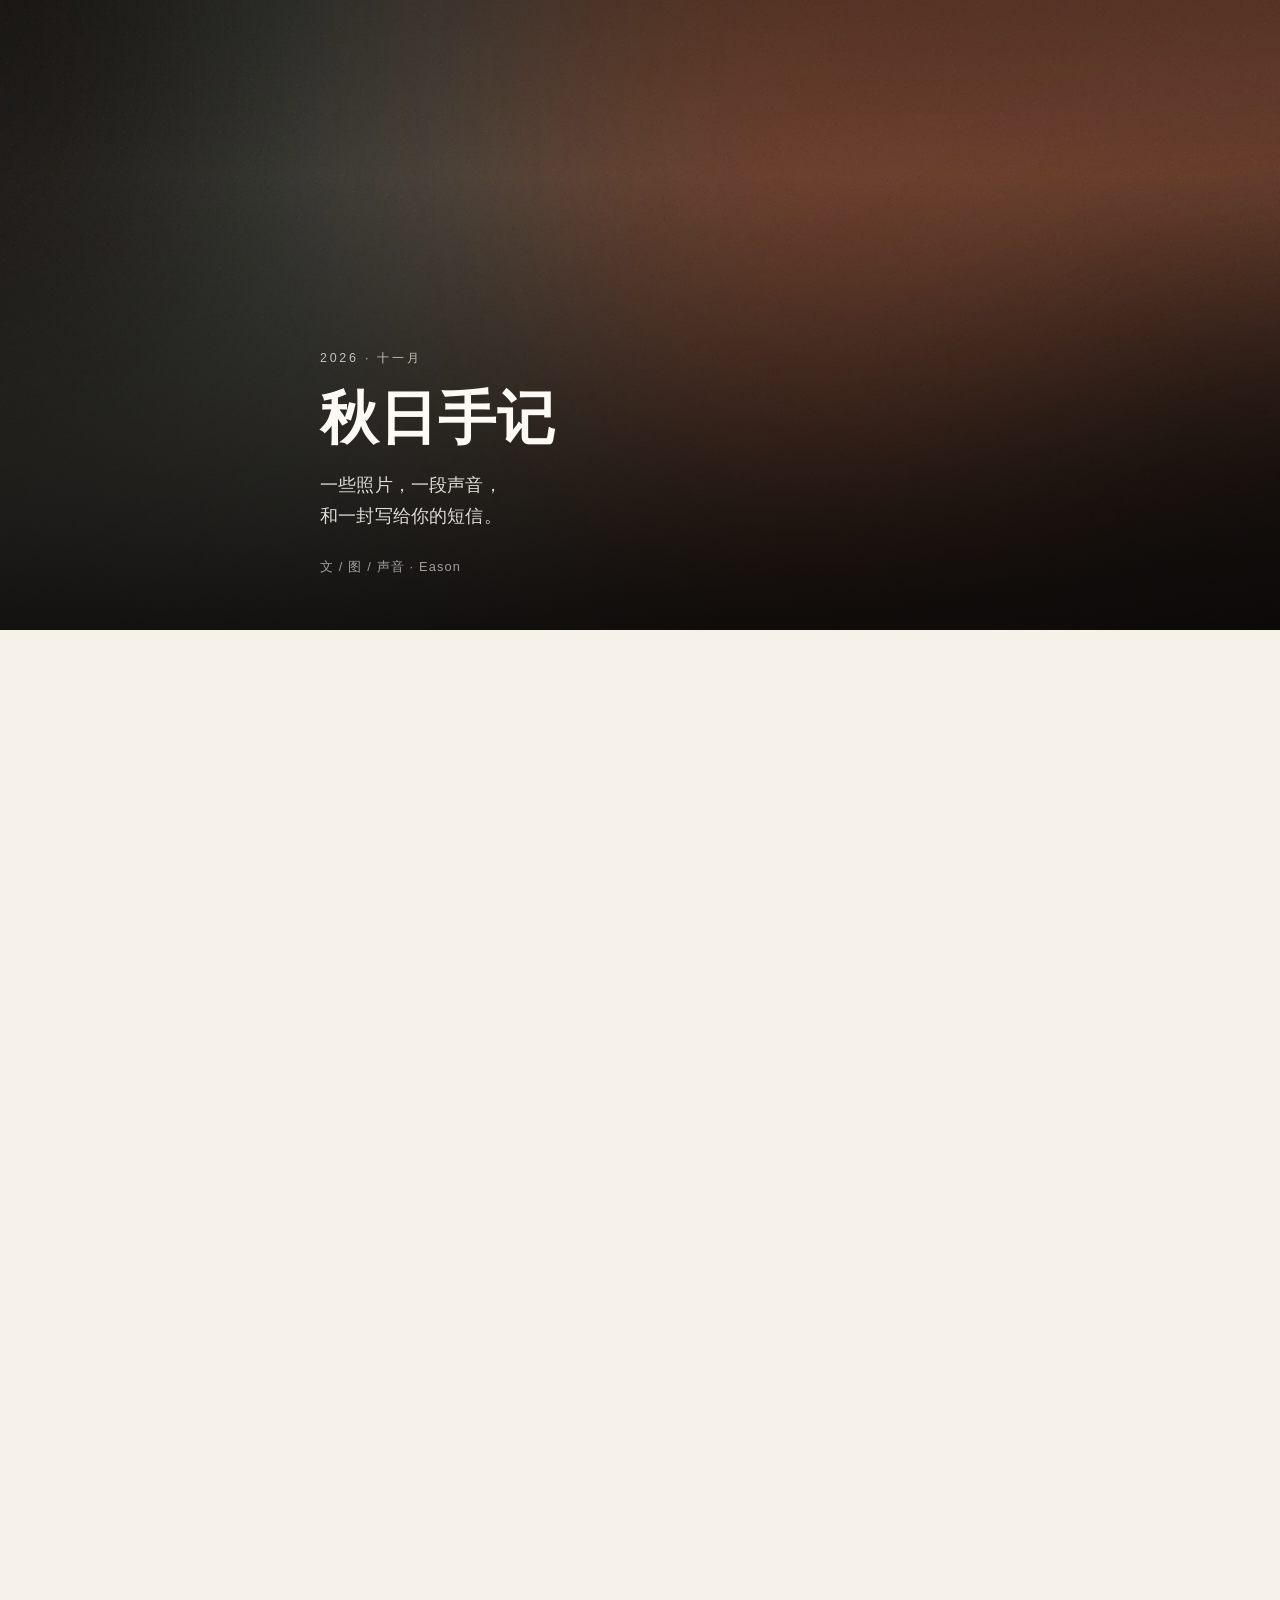
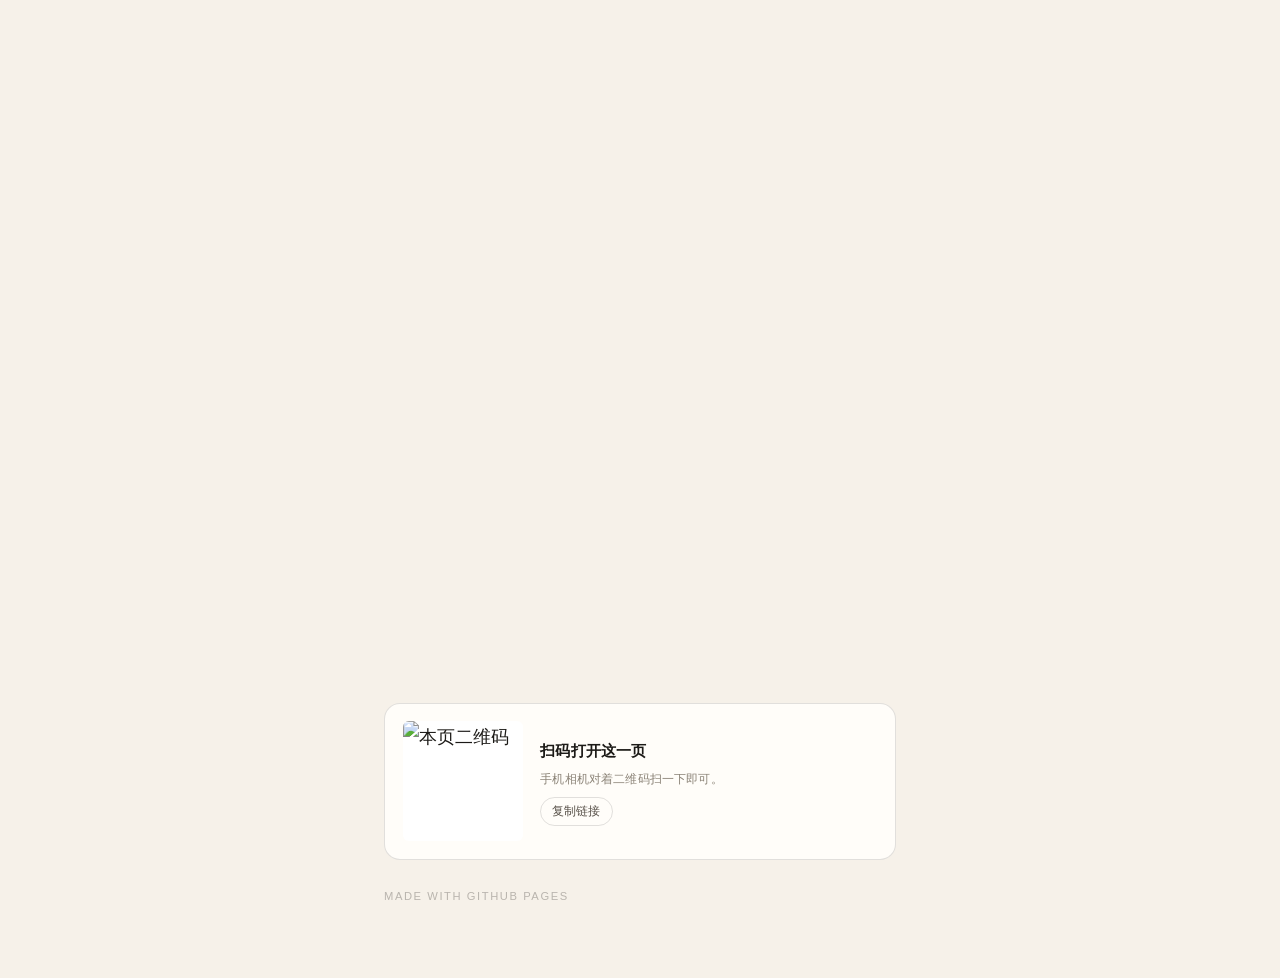
<file: index.html>
<!doctype html>
<html lang="zh-CN">
<head>
<meta charset="utf-8">
<meta name="viewport" content="width=device-width, initial-scale=1, viewport-fit=cover">
<title>加载中…</title>
<meta name="theme-color" content="#f6f1e9">
<meta name="description" content="">
<meta property="og:type" content="website">
<meta property="og:title" content="">
<meta property="og:description" content="">
<meta property="og:image" content="assets/cover.jpg">
<meta name="twitter:card" content="summary_large_image">
<link rel="stylesheet" href="css/style.css">
</head>
<body>

<div class="progress" aria-hidden="true"><i id="progressBar"></i></div>

<article id="app">
  <header class="hero" id="hero">
    <div class="hero__scrim" aria-hidden="true"></div>
    <div class="hero__inner">
      <p class="hero__kicker" id="heroKicker"></p>
      <h1 class="hero__title" id="heroTitle"></h1>
      <p class="hero__sub" id="heroSub"></p>
      <p class="hero__meta" id="heroMeta"></p>
    </div>
  </header>

  <main class="prose" id="content"></main>

  <footer class="footer">
    <div class="qrbox" id="qrbox" hidden>
      <img id="qrImg" alt="本页二维码" width="132" height="132" loading="lazy">
      <div class="qrbox__text">
        <strong>扫码打开这一页</strong>
        <span id="qrNote">手机相机对着二维码扫一下即可。</span>
        <button class="copybtn" id="copyBtn" type="button">复制链接</button>
      </div>
    </div>
    <p class="footer__note" id="footerNote"></p>
    <p class="footer__sig">Made with GitHub Pages</p>
  </footer>
</article>

<div class="lightbox" id="lightbox" hidden>
  <button class="lightbox__close" id="lbClose" type="button" aria-label="关闭">×</button>
  <img id="lbImg" alt="">
  <p id="lbCap"></p>
</div>

<div class="toast" id="toast" hidden></div>

<script src="content.js"></script>
<script src="js/render.js"></script>
</body>
</html>
</file>
<file: css/style.css>
/* ==========================================================================
   秋日手记 —— 静态图文音频页样式
   改颜色改这里最上面的变量就够了
   ========================================================================== */

:root {
  --paper: #f6f1e9;
  --paper-raise: #fffdf9;
  --ink: #1c1a17;
  --ink-soft: #585149;
  --ink-faint: #8b8377;
  --line: rgba(28, 26, 23, 0.13);
  --accent: #b4472a;
  --serif: "Songti SC", "Noto Serif CJK SC", "Source Han Serif SC", "SimSun", Georgia, serif;
  --sans: -apple-system, BlinkMacSystemFont, "PingFang SC", "Hiragino Sans GB",
          "Microsoft YaHei", "Segoe UI", Roboto, sans-serif;
  --ease: cubic-bezier(0.22, 0.61, 0.36, 1);
}

* { box-sizing: border-box; }

html {
  -webkit-text-size-adjust: 100%;
  scroll-behavior: smooth;
}

body {
  margin: 0;
  background: var(--paper);
  color: var(--ink);
  font-family: var(--sans);
  font-size: 17px;
  line-height: 1.85;
  letter-spacing: 0.01em;
  -webkit-font-smoothing: antialiased;
  overflow-x: hidden;
}

img { display: block; max-width: 100%; }
a { color: var(--accent); text-decoration-thickness: 1px; text-underline-offset: 3px; }

/* ---------- 顶部阅读进度 ---------- */
.progress {
  position: fixed;
  inset: 0 0 auto 0;
  height: 2px;
  z-index: 60;
  background: transparent;
  pointer-events: none;
}
.progress i {
  display: block;
  height: 100%;
  width: 100%;
  transform: scaleX(0);
  transform-origin: 0 50%;
  background: var(--accent);
  will-change: transform;
}

/* ---------- 首屏 ---------- */
.hero {
  position: relative;
  isolation: isolate;
  overflow: hidden;
  min-height: 78vh;
  min-height: 78svh;
  display: flex;
  align-items: flex-end;
  background: #2a2320 center / cover no-repeat;
}
.hero__scrim {
  position: absolute;
  inset: 0;
  z-index: -1;
  background:
    linear-gradient(to top, rgba(10, 8, 7, 0.86) 0%, rgba(10, 8, 7, 0.42) 42%, rgba(10, 8, 7, 0.08) 72%, rgba(10, 8, 7, 0.28) 100%);
}
.hero__inner {
  width: 100%;
  max-width: 44rem;
  margin: 0 auto;
  padding: 0 1.35rem calc(2.6rem + env(safe-area-inset-bottom));
  color: #fdfaf5;
}
.hero__kicker {
  margin: 0 0 0.9rem;
  font-size: 0.78rem;
  letter-spacing: 0.22em;
  text-transform: uppercase;
  color: rgba(253, 250, 245, 0.72);
}
.hero__title {
  margin: 0;
  font-family: var(--serif);
  font-size: clamp(2.1rem, 8.4vw, 3.4rem);
  font-weight: 600;
  line-height: 1.22;
  letter-spacing: 0.02em;
  text-wrap: balance;
}
.hero__sub {
  margin: 1rem 0 0;
  font-size: clamp(0.95rem, 3.7vw, 1.12rem);
  line-height: 1.7;
  color: rgba(253, 250, 245, 0.86);
  white-space: pre-line;
  max-width: 26em;
}
.hero__meta {
  margin: 1.5rem 0 0;
  font-size: 0.8rem;
  letter-spacing: 0.09em;
  color: rgba(253, 250, 245, 0.6);
}

/* ---------- 正文 ---------- */
.prose {
  max-width: 36rem;
  margin: 0 auto;
  padding: 3.2rem 1.35rem 1rem;
}
.prose > * + * { margin-top: 1.55rem; }

.prose p {
  margin: 0;
  color: var(--ink);
}
.prose p + p { margin-top: 1.15rem; }

.prose h2,
.prose h3 {
  font-family: var(--serif);
  font-weight: 600;
  letter-spacing: 0.02em;
  line-height: 1.4;
  margin: 3.1rem 0 0;
}
.prose h2 { font-size: 1.42rem; }
.prose h3 { font-size: 1.16rem; }
.prose h2::before,
.prose h3::before {
  content: "";
  display: block;
  width: 1.6rem;
  height: 2px;
  background: var(--accent);
  opacity: 0.55;
  margin-bottom: 0.85rem;
}

.prose strong { font-weight: 600; }

/* 引文 */
.block-quote {
  margin: 2.4rem 0;
  padding: 0.2rem 0 0.2rem 1.25rem;
  border-left: 2px solid var(--line);
  font-family: var(--serif);
  font-size: 1.1rem;
  line-height: 1.85;
  color: var(--ink-soft);
}
.block-quote cite {
  display: block;
  margin-top: 0.6rem;
  font-family: var(--sans);
  font-style: normal;
  font-size: 0.82rem;
  color: var(--ink-faint);
}

/* 单图 */
.block-figure { margin: 2.3rem 0; }
.block-figure img {
  width: 100%;
  height: auto;
  border-radius: 3px;
  background: rgba(0, 0, 0, 0.04);
  cursor: zoom-in;
}
.block-figure figcaption {
  margin-top: 0.7rem;
  font-size: 0.78rem;
  line-height: 1.6;
  color: var(--ink-faint);
  text-align: center;
  letter-spacing: 0.02em;
}

/* 图库 */
.block-gallery {
  display: grid;
  grid-template-columns: repeat(2, 1fr);
  gap: 0.45rem;
  margin: 2.3rem 0;
}
.block-gallery a {
  display: block;
  overflow: hidden;
  border-radius: 3px;
  background: rgba(0, 0, 0, 0.04);
  cursor: zoom-in;
}
.block-gallery img {
  width: 100%;
  height: 100%;
  aspect-ratio: 1 / 1;
  object-fit: cover;
  transition: transform 0.55s var(--ease), opacity 0.4s;
}
.block-gallery a:hover img { transform: scale(1.035); }
.block-gallery a:nth-child(odd):last-child {
  grid-column: 1 / -1;
}
.block-gallery a:nth-child(odd):last-child img { aspect-ratio: 16 / 9; }

/* 音频 */
.block-audio { margin: 2.3rem 0; display: grid; gap: 0.6rem; }
.audio-item {
  display: flex;
  align-items: center;
  gap: 0.85rem;
  padding: 0.85rem 1rem;
  border: 1px solid var(--line);
  border-radius: 14px;
  background: var(--paper-raise);
  transition: border-color 0.3s, box-shadow 0.3s;
}
.audio-item.is-playing {
  border-color: rgba(180, 71, 42, 0.4);
  box-shadow: 0 6px 22px -14px rgba(28, 26, 23, 0.55);
}
.audio-btn {
  flex: 0 0 auto;
  width: 2.6rem;
  height: 2.6rem;
  display: grid;
  place-items: center;
  border: 0;
  border-radius: 50%;
  background: var(--ink);
  color: var(--paper);
  cursor: pointer;
  transition: background 0.25s, transform 0.18s var(--ease);
  -webkit-tap-highlight-color: transparent;
}
.audio-btn:active { transform: scale(0.94); }
.audio-item.is-playing .audio-btn { background: var(--accent); }
.audio-btn svg { width: 15px; height: 15px; fill: currentColor; }

.audio-main { flex: 1 1 auto; min-width: 0; }
.audio-title {
  font-size: 0.95rem;
  line-height: 1.45;
  font-weight: 500;
  white-space: nowrap;
  overflow: hidden;
  text-overflow: ellipsis;
}
.audio-desc {
  margin-top: 0.15rem;
  font-size: 0.78rem;
  line-height: 1.5;
  color: var(--ink-faint);
}
.audio-bar {
  position: relative;
  margin-top: 0.55rem;
  height: 18px;
  display: flex;
  align-items: center;
  cursor: pointer;
  touch-action: none;
}
.audio-bar::before {
  content: "";
  position: absolute;
  inset: 50% 0 auto 0;
  height: 3px;
  margin-top: -1.5px;
  border-radius: 2px;
  background: rgba(28, 26, 23, 0.12);
}
.audio-fill {
  position: relative;
  height: 3px;
  width: 0;
  border-radius: 2px;
  background: var(--ink);
  transition: width 0.1s linear;
}
.audio-item.is-playing .audio-fill { background: var(--accent); }
.audio-fill::after {
  content: "";
  position: absolute;
  right: -4px;
  top: 50%;
  width: 8px;
  height: 8px;
  margin-top: -4px;
  border-radius: 50%;
  background: inherit;
  opacity: 0;
  transition: opacity 0.2s;
}
.audio-item.is-playing .audio-fill::after,
.audio-item.is-dragging .audio-fill::after { opacity: 1; }
.audio-time {
  flex: 0 0 auto;
  font-size: 0.72rem;
  font-variant-numeric: tabular-nums;
  color: var(--ink-faint);
  letter-spacing: 0.02em;
}

/* 分隔 */
.block-hr {
  margin: 3.4rem auto;
  width: 4rem;
  height: 1px;
  border: 0;
  background: var(--line);
}

/* 底部按钮 */
.block-links {
  display: flex;
  flex-wrap: wrap;
  gap: 0.55rem;
  margin: 2.2rem 0;
}
.block-links a {
  display: inline-block;
  padding: 0.55rem 1.05rem;
  border: 1px solid var(--line);
  border-radius: 999px;
  font-size: 0.86rem;
  color: var(--ink);
  text-decoration: none;
  transition: border-color 0.25s, background 0.25s;
}
.block-links a:hover { border-color: var(--accent); color: var(--accent); }

/* ---------- 页脚 ---------- */
.footer {
  max-width: 36rem;
  margin: 2.5rem auto 0;
  padding: 1.5rem 1.35rem calc(3.5rem + env(safe-area-inset-bottom));
}
.qrbox {
  display: flex;
  align-items: center;
  gap: 1.1rem;
  padding: 1.1rem;
  border: 1px solid var(--line);
  border-radius: 16px;
  background: var(--paper-raise);
}
.qrbox img {
  flex: 0 0 auto;
  width: 104px;
  height: 104px;
  border-radius: 6px;
  background: #fff;
}
.qrbox__text {
  display: flex;
  flex-direction: column;
  gap: 0.3rem;
  min-width: 0;
}
.qrbox__text strong { font-size: 0.95rem; font-weight: 600; }
.qrbox__text span { font-size: 0.78rem; line-height: 1.5; color: var(--ink-faint); }
.copybtn {
  align-self: flex-start;
  margin-top: 0.25rem;
  padding: 0.3rem 0.7rem;
  border: 1px solid var(--line);
  border-radius: 999px;
  background: transparent;
  color: var(--ink-soft);
  font-size: 0.76rem;
  font-family: inherit;
  cursor: pointer;
}
.copybtn:hover { border-color: var(--accent); color: var(--accent); }

.footer__note {
  margin: 1.4rem 0 0;
  font-size: 0.8rem;
  line-height: 1.7;
  color: var(--ink-faint);
}
.footer__sig {
  margin: 1.6rem 0 0;
  font-size: 0.7rem;
  letter-spacing: 0.14em;
  text-transform: uppercase;
  color: rgba(28, 26, 23, 0.28);
}

/* ---------- 大图查看 ---------- */
.lightbox {
  position: fixed;
  inset: 0;
  z-index: 100;
  display: flex;
  flex-direction: column;
  align-items: center;
  justify-content: center;
  gap: 1rem;
  padding: 1.25rem;
  background: rgba(12, 10, 9, 0.94);
  -webkit-backdrop-filter: blur(6px);
  backdrop-filter: blur(6px);
  opacity: 0;
  transition: opacity 0.25s;
}
.lightbox[hidden] { display: none; }
.lightbox.is-open { opacity: 1; }
.lightbox img {
  max-width: 100%;
  max-height: 82vh;
  object-fit: contain;
  border-radius: 2px;
  transform: scale(0.97);
  transition: transform 0.28s var(--ease);
}
.lightbox.is-open img { transform: scale(1); }
.lightbox p {
  margin: 0;
  font-size: 0.8rem;
  color: rgba(255, 255, 255, 0.62);
  text-align: center;
}
.lightbox__close {
  position: absolute;
  top: max(0.9rem, env(safe-area-inset-top));
  right: 0.9rem;
  width: 2.4rem;
  height: 2.4rem;
  border: 0;
  border-radius: 50%;
  background: rgba(255, 255, 255, 0.12);
  color: #fff;
  font-size: 1.3rem;
  line-height: 1;
  cursor: pointer;
}

/* ---------- toast ---------- */
.toast {
  position: fixed;
  left: 50%;
  bottom: calc(1.6rem + env(safe-area-inset-bottom));
  z-index: 120;
  transform: translate(-50%, 0.6rem);
  padding: 0.5rem 1rem;
  border-radius: 999px;
  background: rgba(28, 26, 23, 0.92);
  color: #fdfaf5;
  font-size: 0.8rem;
  opacity: 0;
  transition: opacity 0.25s, transform 0.25s var(--ease);
  pointer-events: none;
}
.toast[hidden] { display: none; }
.toast.is-on { opacity: 1; transform: translate(-50%, 0); }

/* ---------- 进场动画 ---------- */
.reveal {
  opacity: 0;
  transform: translateY(14px);
  transition: opacity 0.7s var(--ease), transform 0.7s var(--ease);
}
.reveal.is-in {
  opacity: 1;
  transform: none;
}

@media (prefers-reduced-motion: reduce) {
  html { scroll-behavior: auto; }
  .reveal { opacity: 1; transform: none; transition: none; }
  .lightbox, .lightbox img { transition: none; }
}

/* ---------- 大屏 ---------- */
@media (min-width: 700px) {
  body { font-size: 17.5px; }
  .hero { min-height: 62vh; }
  .hero__inner { padding: 0 2rem 3.2rem; }
  .prose { padding: 4.2rem 2rem 1rem; }
  .footer { padding: 2rem 2rem 4.5rem; }
  .block-gallery { grid-template-columns: repeat(3, 1fr); }
  .block-gallery a:nth-child(odd):last-child { grid-column: auto; }
  .block-gallery a:nth-child(odd):last-child img { aspect-ratio: 1 / 1; }
  /* 3 列时最后一张独占更耐看 */
  .block-gallery a:last-child:nth-child(3n + 1) { grid-column: 1 / -1; }
  .block-gallery a:last-child:nth-child(3n + 1) img { aspect-ratio: 21 / 9; }
  .qrbox img { width: 120px; height: 120px; }
}

@media (min-width: 1024px) {
  .hero { min-height: 70vh; }
  .hero__title { font-size: 3.6rem; }
}
</file>
